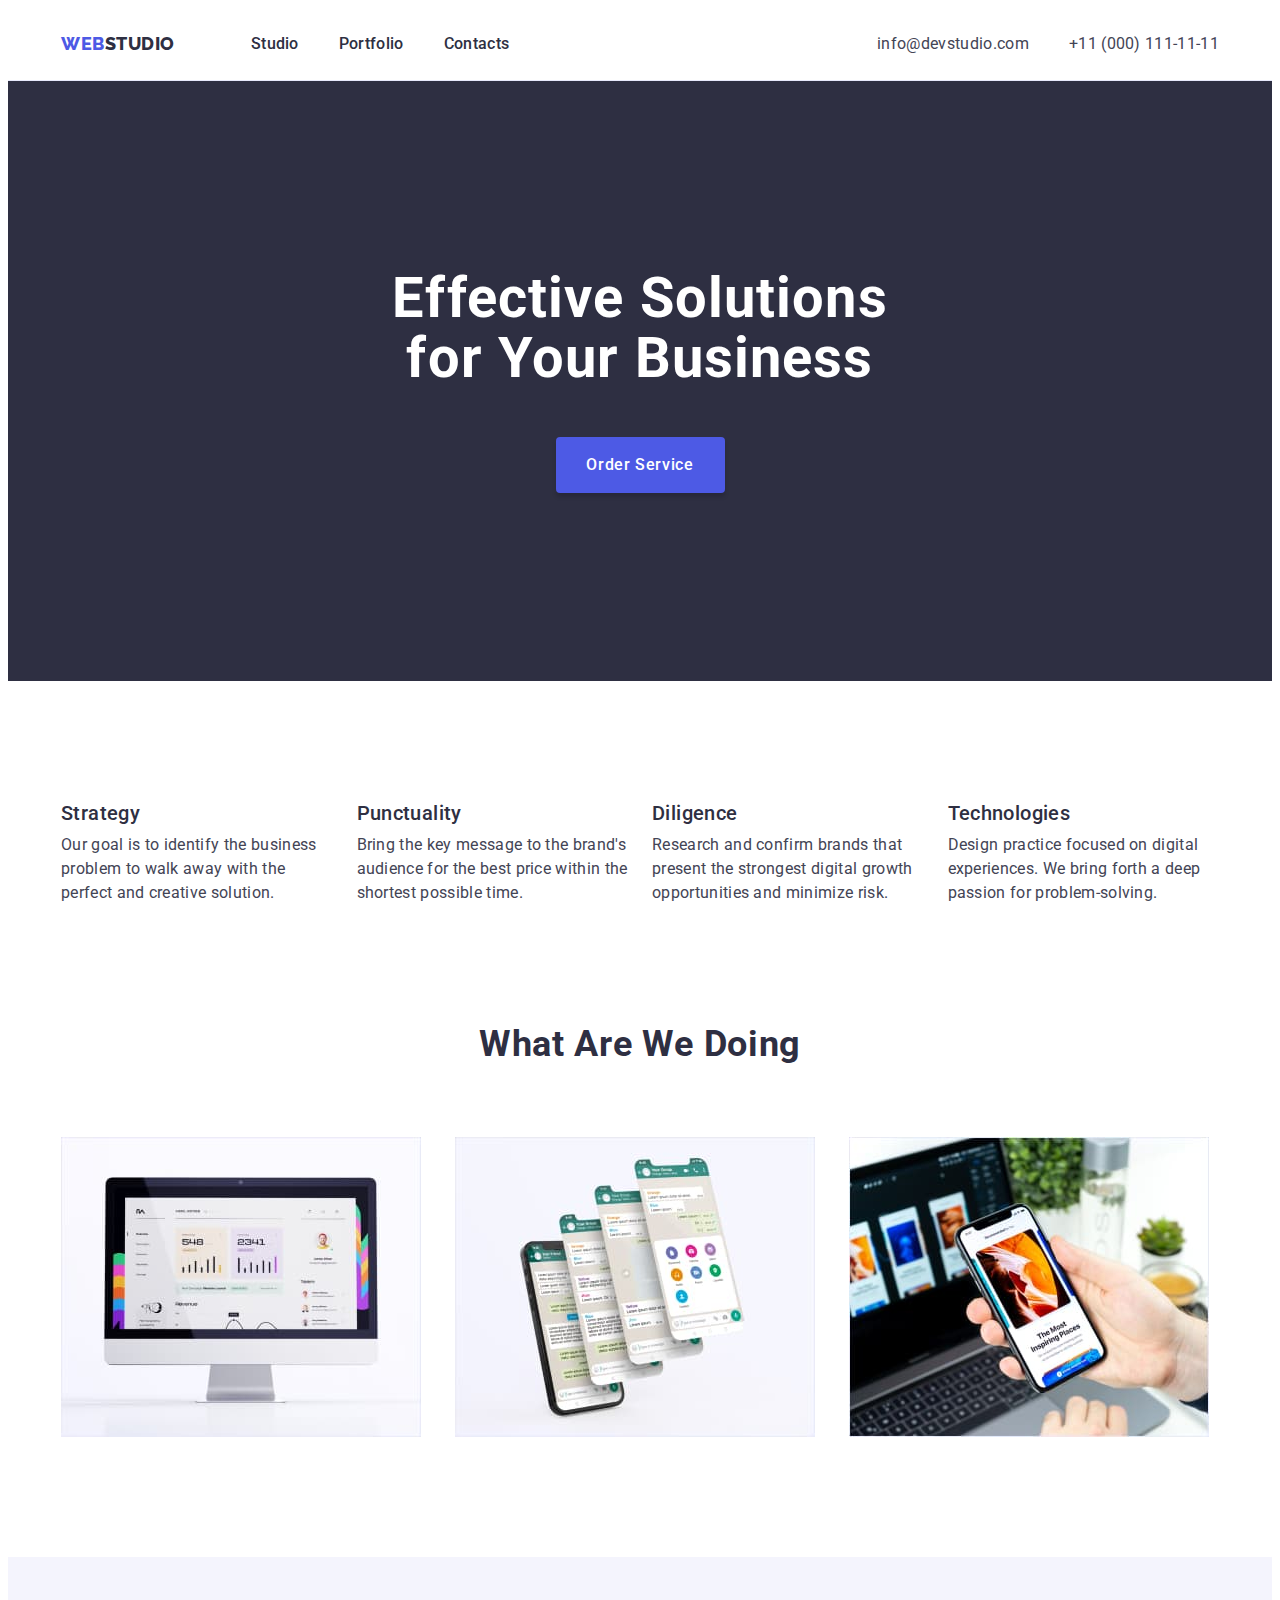
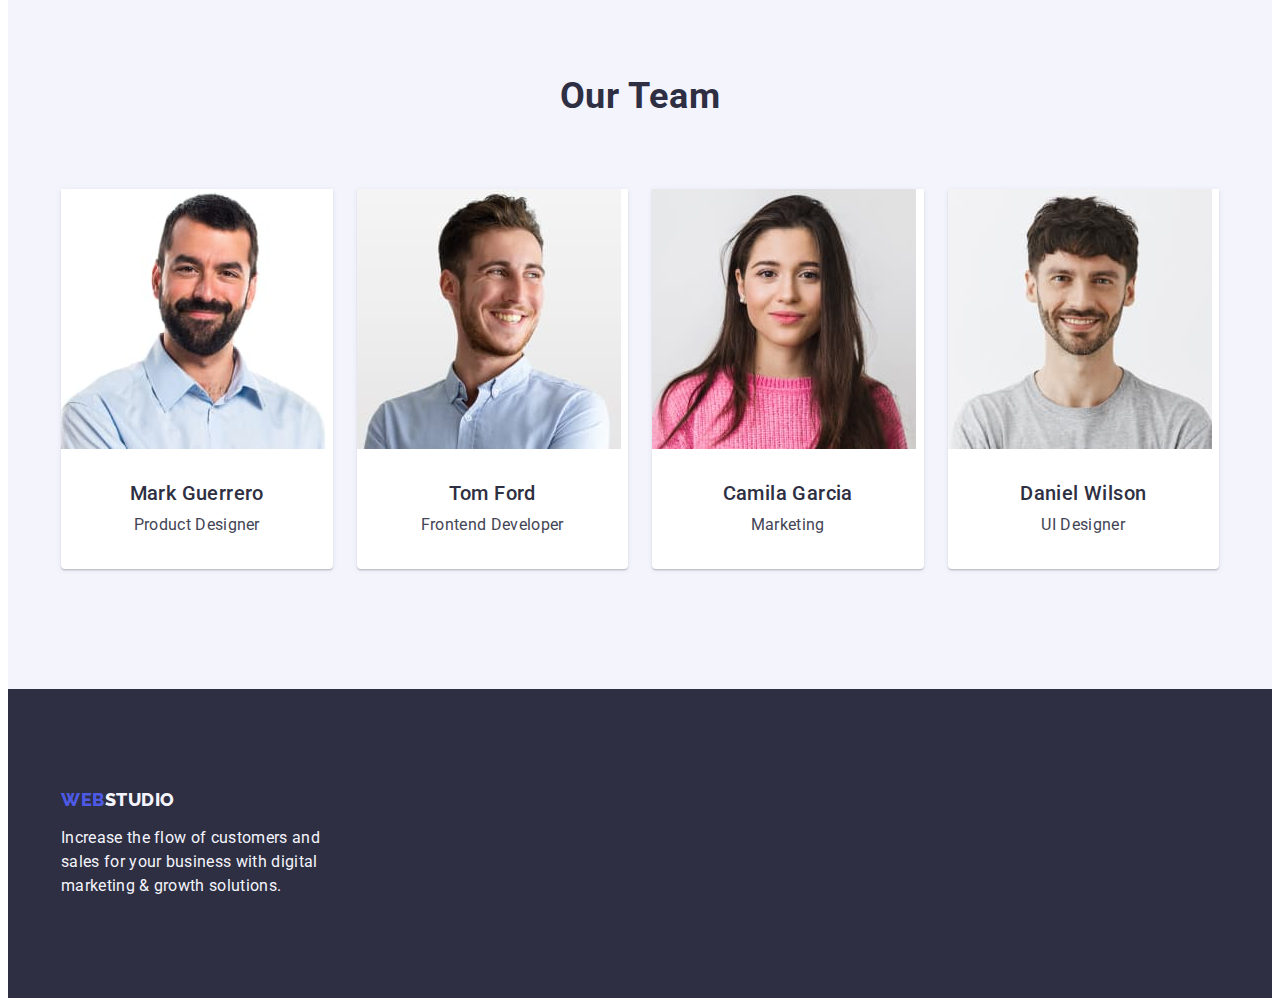
<file: index.html>
<!DOCTYPE html>
<html lang="en">
  <head>
    <meta charset="UTF-8" />
    <meta http-equiv="X-UA-Compatible" content="IE=edge" />
    <meta name="viewport" content="width=device-width, initial-scale=1.0" />
    <link rel="preconnect" href="https://fonts.googleapis.com" />
    <link rel="preconnect" href="https://fonts.gstatic.com" crossorigin />
    <link
      href="https://fonts.googleapis.com/css2?family=Raleway:wght@800&family=Roboto:wght@400;500;700;900&display=swap"
      rel="stylesheet"
    />
    <title>Web Studio</title>
    <link
      rel="stylesheet"
      href="https://cdnjs.cloudflare.com/ajax/libs/modern-normalize/2.0.0/modern-normalize.min.css"
      integrity="sha512-4xo8blKMVCiXpTaLzQSLSw3KFOVPWhm/TRtuPVc4WG6kUgjH6J03IBuG7JZPkcWMxJ5huwaBpOpnwYElP/m6wg=="
      crossorigin="anonymous"
      referrerpolicy="no-referrer"
    />
    <link rel="stylesheet" href="./css/styles.css" />
  </head>
  <body>
    <header class="header">
      <div class="container header-container">
        <nav class="header-navigation">
          <a href="./index.html" class="logo link"
            >Web<span class="span-header">Studio</span></a
          >

          <ul class="header-menu list">
            <li class="header-menu-item">
              <a href="./index.html" class="header-menu-link link">Studio</a>
            </li>
            <li class="header-menu-item">
              <a href="./portfolio.html" class="header-menu-link link"
                >Portfolio</a
              >
            </li>
            <li class="header-menu-item">
              <a href="" class="header-menu-link link">Contacts</a>
            </li>
          </ul>
        </nav>
        <address class="header-address">
          <ul class="adress list">
            <li class="header-address-item">
              <a
                class="header-address-link link"
                href="mailto:info@devstudio.com"
                >info@devstudio.com</a
              >
            </li>
            <li class="header-address-item link">
              <a class="header-address-link link" href="tel:+110001111111"
                >+11 (000) 111-11-11</a
              >
            </li>
          </ul>
        </address>
      </div>
    </header>
    <main>
      <section id="studio" class="hero">
        <div class="container hero-container">
          <h1 class="hero-title">Effective Solutions for Your Business</h1>
          <button class="hero-button" type="button">Order Service</button>
        </div>
      </section>
      <section class="descrip">
        <div class="container">
          <h2 class="visually-hidden">Benefits</h2>
          <ul class="descrip-list list">
            <li class="descrip-list-item">
              <h3 class="descrip-list-title">Strategy</h3>
              <p class="descrip-list-descrip">
                Our goal is to identify the business problem to walk away with
                the perfect and creative solution.
              </p>
            </li>
            <li class="descrip-list-item">
              <h3 class="descrip-list-title">Punctuality</h3>
              <p class="descrip-list-descrip">
                Bring the key message to the brand's audience for the best price
                within the shortest possible time.
              </p>
            </li>
            <li class="descrip-list-item">
              <h3 class="descrip-list-title">Diligence</h3>
              <p class="descrip-list-descrip">
                Research and confirm brands that present the strongest digital
                growth opportunities and minimize risk.
              </p>
            </li>
            <li class="descrip-list-item">
              <h3 class="descrip-list-title">Technologies</h3>
              <p class="descrip-list-descrip">
                Design practice focused on digital experiences. We bring forth a
                deep passion for problem-solving.
              </p>
            </li>
          </ul>
        </div>
      </section>
      <section class="main-activity">
        <div class="container activity-contatiner">
          <h2 class="section-title">What are we doing</h2>
          <ul class="main-activity-list list">
            <li class="main-activity-item">
              <img
                src="./images/img1.jpg"
                alt="desktop computer"
                width="360"
                height="300"
              />
            </li>
            <li class="main-activity-item">
              <img
                src="./images/img2.jpg"
                alt="smartphone"
                width="360"
                height="300"
              />
            </li>
            <li class="main-activity-item">
              <img
                src="./images/img3.jpg"
                alt="laptop and smartphone"
                width="360"
                height="300"
              />
            </li>
          </ul>
        </div>
      </section>
      <section class="team">
        <div class="container">
          <h2 class="section-title">Our Team</h2>
          <ul class="team-list list">
            <li class="team-item">
              <img
                class="image"
                src="./images/guerrero.jpg"
                alt="Product Designer"
                width="264"
                height="260"
              />
              <div class="card">
                <h3 class="team-item-name">Mark Guerrero</h3>
                <p class="team-item-position">Product Designer</p>
              </div>
            </li>
            <li class="team-item">
              <img
                src="./images/ford.jpg"
                alt="Frontend Developer"
                width="264"
                height="260"
              />
              <div class="card">
                <h3 class="team-item-name">Tom Ford</h3>
                <p class="team-item-position">Frontend Developer</p>
              </div>
            </li>
            <li class="team-item">
              <img
                src="./images/garcia.jpg"
                alt="Marketing"
                width="264"
                height="260"
              />
              <div class="card">
                <h3 class="team-item-name">Camila Garcia</h3>
                <p class="team-item-position">Marketing</p>
              </div>
            </li>
            <li class="team-item">
              <img
                src="./images/wilson.jpg"
                alt="UI Designer"
                width="264"
                height="260"
              />
              <div class="card">
                <h3 class="team-item-name">Daniel Wilson</h3>
                <p class="team-item-position">UI Designer</p>
              </div>
            </li>
          </ul>
        </div>
      </section>
    </main>
    <footer class="footer">
      <div class="container">
        <a href="./index.html" class="logo footer-logo link"
          >Web<span class="span-footer">Studio</span></a
        >
        <p class="footer-txt">
          Increase the flow of customers and sales for your business with
          digital marketing & growth solutions.
        </p>
      </div>
    </footer>
  </body>
</html>
</file>
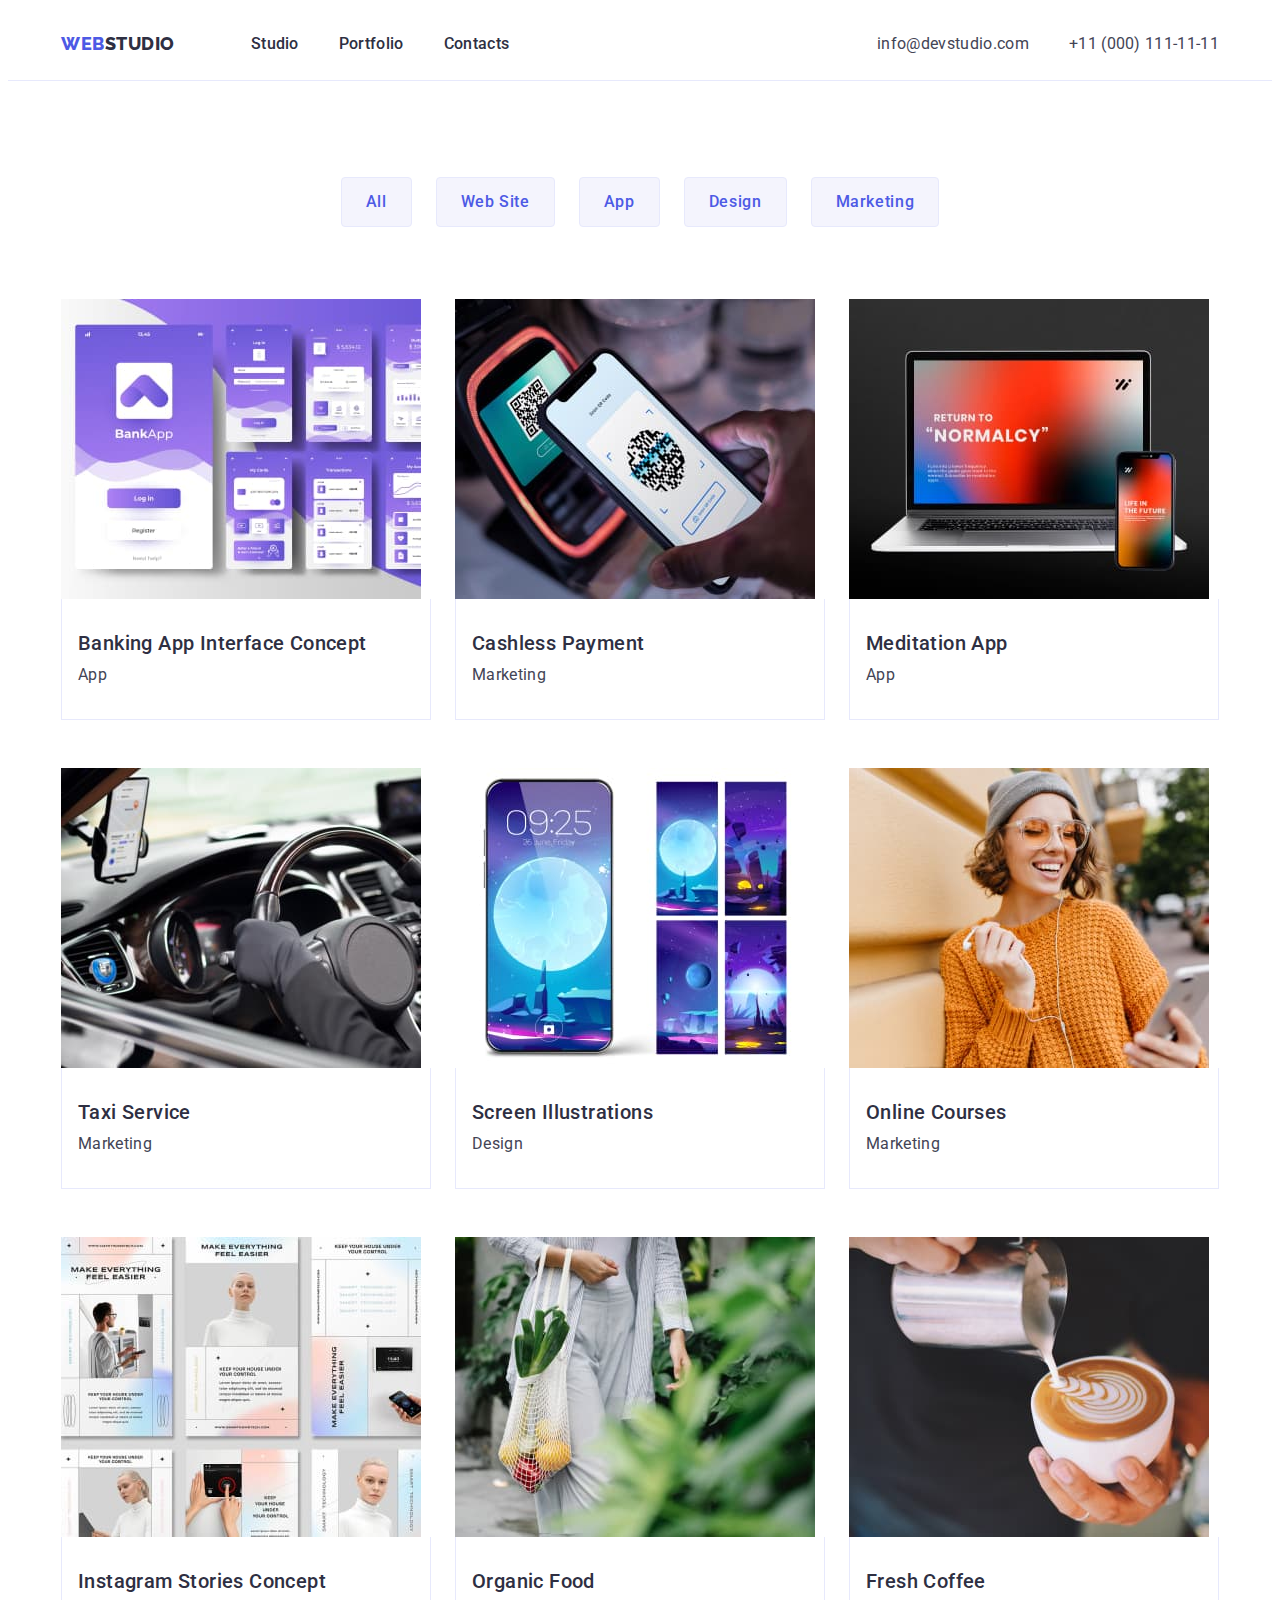
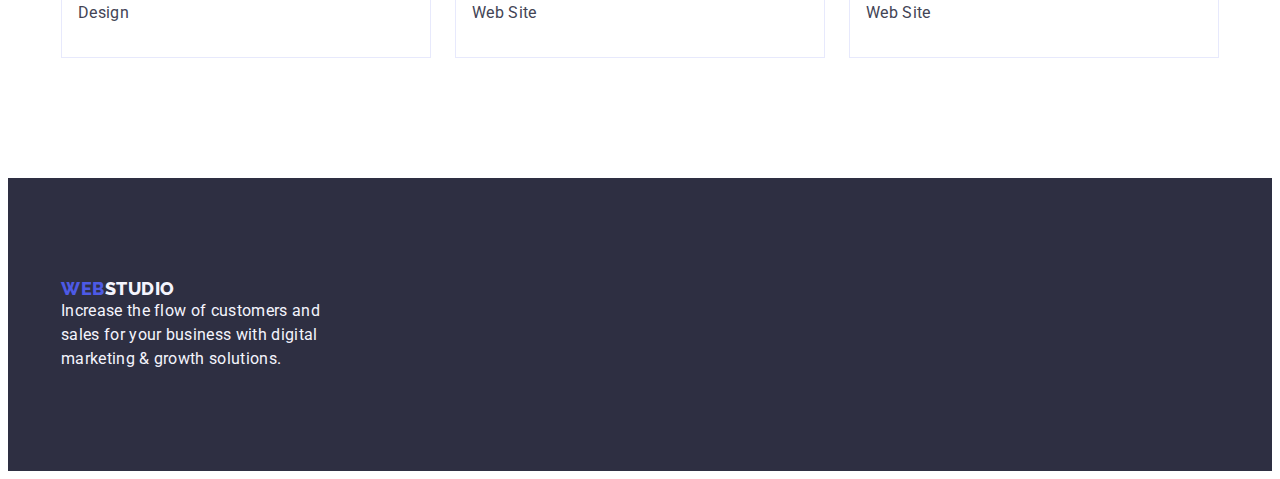
<file: portfolio.html>
<!DOCTYPE html>
<html lang="en">
  <head>
    <meta charset="UTF-8" />
    <meta http-equiv="X-UA-Compatible" content="IE=edge" />
    <meta name="viewport" content="width=device-width, initial-scale=1.0" />
    <link rel="preconnect" href="https://fonts.googleapis.com" />
    <link rel="preconnect" href="https://fonts.gstatic.com" crossorigin />
    <link
      href="https://fonts.googleapis.com/css2?family=Raleway:wght@800&family=Roboto:wght@400;500;700;900&display=swap"
      rel="stylesheet"
    />
    <title>Portfolio</title>
    <link
      rel="stylesheet"
      href="https://cdnjs.cloudflare.com/ajax/libs/modern-normalize/2.0.0/modern-normalize.min.css"
      integrity="sha512-4xo8blKMVCiXpTaLzQSLSw3KFOVPWhm/TRtuPVc4WG6kUgjH6J03IBuG7JZPkcWMxJ5huwaBpOpnwYElP/m6wg=="
      crossorigin="anonymous"
      referrerpolicy="no-referrer"
    />
    <link rel="stylesheet" href="./css/styles.css" />
  </head>
  <body>
    <header class="header">
      <div class="container header-container">
        <nav class="header-navigation">
          <a href="./index.html" class="logo link"
            >Web<span class="span-header">Studio</span></a
          >
          <ul class="header-menu list">
            <li class="header-menu-item">
              <a href="./index.html" class="header-menu-link link">Studio</a>
            </li>
            <li class="header-menu-item">
              <a href="./portfolio.html" class="header-menu-link link"
                >Portfolio</a
              >
            </li>
            <li class="header-menu-item">
              <a href="" class="header-menu-link link">Contacts</a>
            </li>
          </ul>
        </nav>
        <address class="header-address">
          <ul class="adress list">
            <li class="header-address-item">
              <a
                class="header-address-link link"
                href="mailto:info@devstudio.com"
                >info@devstudio.com</a
              >
            </li>
            <li class="header-address-item link">
              <a class="header-address-link link" href="tel:+110001111111"
                >+11 (000) 111-11-11</a
              >
            </li>
          </ul>
        </address>
      </div>
    </header>

    <main>
      <section class="main-portfolio">
        <div class="container">
          <h1 class="visually-hidden">Portfolio</h1>
          <ul class="filters list">
            <li><button type="button" class="filters-button">All</button></li>
            <li>
              <button type="button" class="filters-button">Web Site</button>
            </li>
            <li><button type="button" class="filters-button">App</button></li>
            <li>
              <button type="button" class="filters-button">Design</button>
            </li>
            <li>
              <button type="button" class="filters-button">Marketing</button>
            </li>
          </ul>
          <ul class="product list">
            <li class="product-item">
              <a href="" class="link">
                <img
                  src="./images/bankingapp.jpg"
                  alt="Banking app interface"
                  width="360"
                />
                <div class="product-card">
                  <h2 class="product-item-name">
                    Banking App Interface Concept
                  </h2>
                  <p class="product-item-type">App</p>
                </div>
              </a>
            </li>
            <li class="product-item">
              <a href="" class="link">
                <img
                  src="./images/cashless.jpg"
                  alt="Cashless Payment"
                  width="360"
                />
                <div class="product-card">
                  <h2 class="product-item-name">Cashless Payment</h2>
                  <p class="product-item-type">Marketing</p>
                </div>
              </a>
            </li>
            <li class="product-item">
              <a href="" class="link">
                <img
                  src="./images/meditation.jpg"
                  alt="Meditation App"
                  width="360"
                />
                <div class="product-card">
                  <h2 class="product-item-name">Meditation App</h2>
                  <p class="product-item-type">App</p>
                </div>
              </a>
            </li>
            <li class="product-item">
              <a href="" class="link">
                <img src="./images/taxi.jpg" alt="Taxi" width="360" />
                <div class="product-card">
                  <h2 class="product-item-name">Taxi Service</h2>
                  <p class="product-item-type">Marketing</p>
                </div>
              </a>
            </li>
            <li class="product-item">
              <a href="" class="link">
                <img
                  src="./images/screen.jpg"
                  alt="Screen design"
                  width="360"
                />
                <div class="product-card">
                  <h2 class="product-item-name">Screen Illustrations</h2>
                  <p class="product-item-type">Design</p>
                </div>
              </a>
            </li>
            <li class="product-item">
              <a href="" class="link">
                <img
                  src="./images/courses.jpg"
                  alt="Online courses"
                  width="360"
                />
                <div class="product-card">
                  <h2 class="product-item-name">Online Courses</h2>
                  <p class="product-item-type">Marketing</p>
                </div>
              </a>
            </li>
            <li class="product-item">
              <a href="" class="link">
                <img
                  src="./images/insta.jpg"
                  alt="Instagram stories"
                  width="360"
                />
                <div class="product-card">
                  <h2 class="product-item-name">Instagram Stories Concept</h2>
                  <p class="product-item-type">Design</p>
                </div>
              </a>
            </li>
            <li class="product-item">
              <a href="" class="link">
                <img src="./images/food.jpg" alt="Organic Food" width="360" />
                <div class="product-card">
                  <h2 class="product-item-name">Organic Food</h2>
                  <p class="product-item-type">Web Site</p>
                </div>
              </a>
            </li>
            <li class="product-item">
              <a href="" class="link">
                <img
                  src="./images/coffee.jpg"
                  alt="Cup of coffee"
                  width="360"
                />
                <div class="product-card">
                  <h2 class="product-item-name">Fresh Coffee</h2>
                  <p class="product-item-type">Web Site</p>
                </div>
              </a>
            </li>
          </ul>
        </div>
      </section>
    </main>
    <footer class="footer">
      <div class="container">
        <a href="./index.html" class="logo link"
          >Web<span class="span-footer">Studio</span></a
        >
        <p class="footer-txt">
          Increase the flow of customers and sales for your business with
          digital marketing & growth solutions.
        </p>
      </div>
    </footer>
  </body>
</html>
</file>
<file: css/styles.css>
:root {
  --brand-color: #4d5ae5;
  --main-color: #434455;
  --hover-color: #404bbf;
  --headings-color: #2e2f42;
  --background-color: #ffffff;
}
body {
  font-family: "Roboto", sans-serif;
  color: #434455;
  background-color: var(--background-color);
}
p,
h1,
h2,
h3,
h4,
h5,
h6 {
  margin-top: 0%;
  margin-bottom: 0%;
}
img {
  display: block;
  max-width: 100%;
  height: auto;
}

.link {
  text-decoration: none;
  display: block;
}
.list {
  list-style: none;
  margin-top: 0%;
  margin-bottom: 0;
  padding-left: 0%;
}

.container {
  width: 100%;
  max-width: 1158px;
  padding: 0 15px;
  margin: 0 auto;
  margin-left: auto;
  margin-right: auto;
}
.visually-hidden {
  position: absolute;
  width: 1px;
  height: 1px;
  margin: -1px;
  border: 0;
  padding: 0;
  white-space: nowrap;
  clip-path: inset(100%);
  clip: rect(0 0 0 0);
  overflow: hidden;
}

/* -----header----------- */

.header {
  border-bottom: 1px solid #e7e9fc;
}

.header-container {
  display: flex;
  align-items: center;
}
.header-navigation {
  display: flex;
  align-items: center;
  flex-grow: 1;
}

.logo {
  font-family: "Raleway", sans-serif;
  font-weight: 800;
  font-size: 18px;
  line-height: 1.17;
  letter-spacing: 0.03em;
  color: #4d5ae5;
  text-transform: uppercase;
  display: flex;
  align-items: center;
  margin-right: 76px;
}

.span-header {
  color: var(--headings-color);
}

.header-menu {
  display: flex;
  gap: 40px;
}
.header-menu-item {
}

.header-menu-link {
  font-weight: 500;
  font-size: 16px;
  line-height: 1.5;
  letter-spacing: 0.02em;
  color: #2e2f42;
  padding-top: 24px;
  padding-bottom: 24px;
}

.header-menu-link:hover,
.header-menu-link:focus,
.header-menu-link:active {
  color: #404bbf;
}
.header-address-link:hover,
.header-address-link:active,
.header-address-link:focus {
  color: #404bbf;
}
.adress {
  display: flex;
  margin-left: auto;
  gap: 40px;
}

.header-address-item {
}

.header-address-link {
  font-size: 16px;
  line-height: 1.5;
  letter-spacing: 0.02em;
  color: var(--main-color);
}
.header-address {
  font-style: normal;
}
/*---------hero--------*/

.hero {
  background-color: #2e2f42;
  padding-top: 188px;
  padding-bottom: 188px;
}
.hero-title {
  font-size: 56px;
  line-height: 60px;
  line-height: 1.07;
  letter-spacing: 0.02em;
  color: #ffffff;
  text-align: center;
  margin-left: auto;
  margin-right: auto;
  margin-bottom: 48px;
  max-width: 496px;
}
.hero-button {
  min-width: 169px;
  height: 56px;
  font-family: inherit;
  background-color: #4d5ae5;
  font-weight: 500;
  font-size: 16px;
  line-height: 1.5;
  letter-spacing: 0.04em;
  cursor: pointer;
  color: #ffffff;
  margin-left: auto;
  margin-right: auto;
  box-shadow: 0px 4px 4px rgba(0, 0, 0, 0.15);
  border-radius: 4px;
  border: none;
  display: block;
  margin: 0 auto;
}
.hero-button:hover,
.hero-button:focus {
  background-color: #404bbf;
}
/*---------descrip section------*/
.descrip {
  background-color: #ffffff;
  padding: 120px 0;
}
.descrip-list-item {
  width: calc((100% - 72px) / 4);
}
.descrip-list {
  display: flex;
  align-items: center;
  gap: 24px;
}
.descrip-list-title {
  font-weight: 500;
  font-size: 20px;
  line-height: 1.2;
  letter-spacing: 0.02em;
  color: var(--headings-color);
  margin-bottom: 8px;
}
.descrip-list-descrip {
  font-size: 16px;
  line-height: 1.5;
  letter-spacing: 0.02em;
}
/*-------main activity section------*/

.main-activity {
  background-color: #ffffff;
  padding-bottom: 120px;
}

.main-activity-list {
  display: flex;
  gap: 24px;
}
.main-activity-item {
  width: calc((100% - 48px) / 3);
}

.section-title {
  font-size: 36px;
  line-height: 1.11;
  letter-spacing: 0.02em;
  text-transform: capitalize;
  color: #2e2f42;
  text-align: center;
  margin-bottom: 72px;
}
/*-----team-------*/

.team {
  background-color: #f4f4fd;
  padding-top: 120px;
  padding-bottom: 120px;
}

.team-list {
  display: flex;
  gap: 24px;
}

.section-title {
  margin-bottom: 72px;
}
.team-item {
  width: calc((100% - 72px) / 4);
  background-color: #ffffff;
  box-shadow: 0px 1px 6px rgba(46, 47, 66, 0.08),
    0px 1px 1px rgba(46, 47, 66, 0.16), 0px 2px 1px rgba(46, 47, 66, 0.08);
  border-radius: 0px 0px 4px 4px;
}
.card {
  padding: 32px 16px 32px 16px;
}
.team-item-name {
  font-weight: 500;
  font-size: 20px;
  line-height: 1.2;
  letter-spacing: 0.02em;
  color: #2e2f42;
  margin-bottom: 8px;
  text-align: center;
}
.team-item-position {
  font-size: 16px;
  line-height: 1.5;
  letter-spacing: 0.02em;
  text-align: center;
}
/*------footer-------*/

.footer {
  background-color: #2e2f42;
  padding-top: 100px;
  padding-bottom: 100px;
}
.footer-logo {
  display: inline-block;
  margin-bottom: 16px;
}
.span-footer {
  color: #f4f4fd;
}
.footer-txt {
  max-width: 264px;
  font-size: 16px;
  line-height: 1.5;
  letter-spacing: 0.02em;
  color: #f4f4fd;
}
/*------portfolio-------*/

.main-portfolio {
  padding-top: 96px;
  padding-bottom: 120px;
}
.filters {
  display: flex;
  justify-content: center;
  margin-bottom: 72px;
  margin-left: auto;
  margin-right: auto;
  gap: 24px;
}
.filters-button {
  font-family: "Roboto", sans-serif;
  font-weight: 500;
  font-size: 16px;
  line-height: 1.5;
  letter-spacing: 0.04em;
  color: #4d5ae5;
  background-color: #f4f4fd;
  cursor: pointer;
  border: 1px solid #e7e9fc;
  border-radius: 4px;
  display: block;
  padding: 12px 24px 12px 24px;
}

.filters-button:hover,
.filters-button:focus {
  color: #ffffff;
  background: #404bbf;
  border: 1px solid transparent;
}
.product {
  display: flex;
  flex-wrap: wrap;
  flex-direction: row;
  justify-content: center;
  padding: 0px;
  gap: 24px;
  row-gap: 48px;
}

.product-card {
  border-bottom: 1px solid #e7e9fc;
  border-left: 1px solid #e7e9fc;
  border-right: 1px solid #e7e9fc;
  padding: 32px 16px;
}
.product-item {
  width: calc((100% - 48px) / 3);
  background-color: #ffffff;
}
.product-item-name {
  font-weight: 500;
  font-size: 20px;
  line-height: 1.2;
  letter-spacing: 0.02em;
  color: #2e2f42;
  margin-bottom: 8px;
}
.product-item-type {
  font-size: 16px;
  line-height: 1.5;
  letter-spacing: 0.02em;
  color: var(--main-color);
}
</file>
